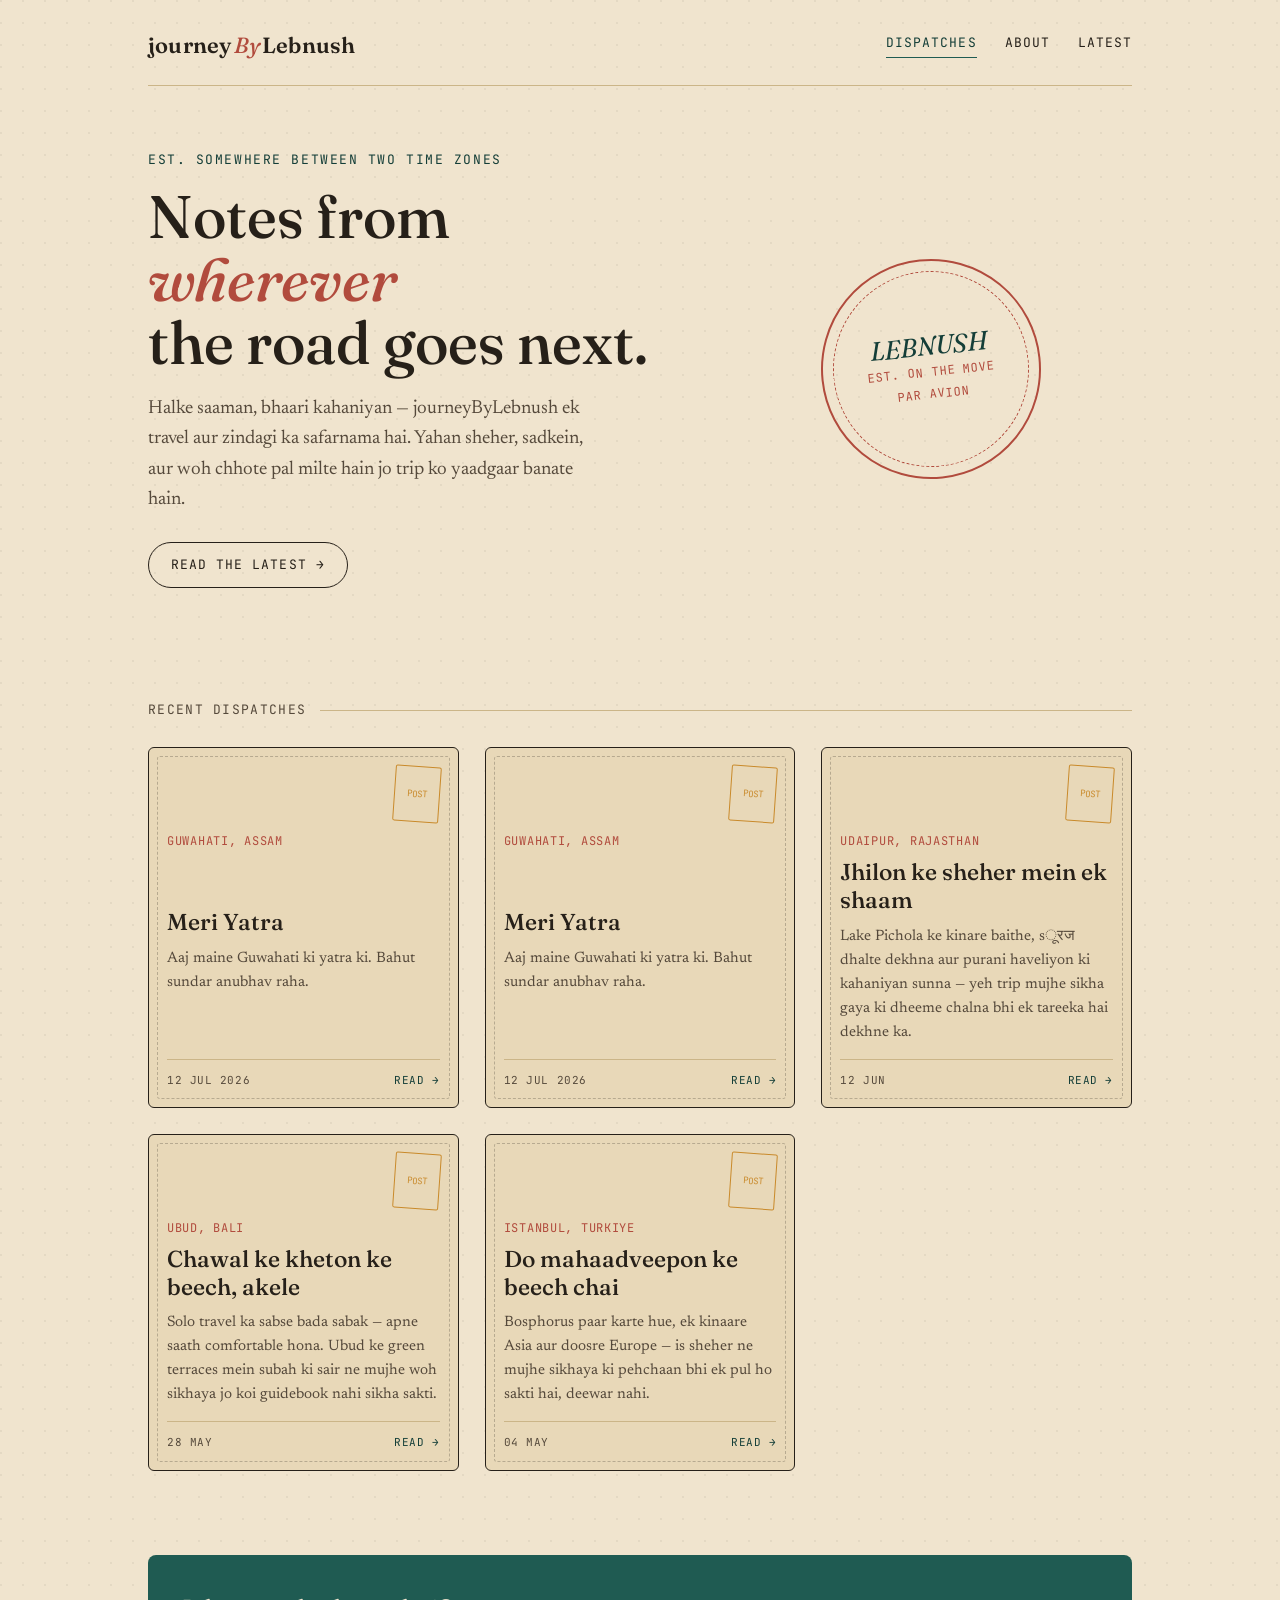
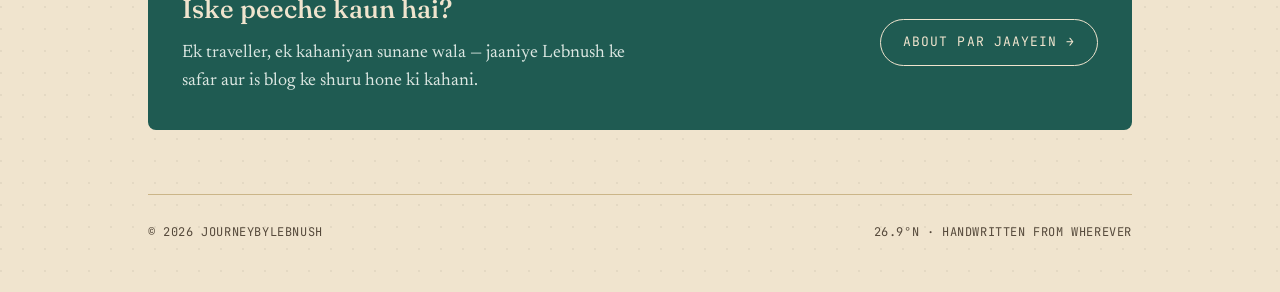
<file: index.html>
<!DOCTYPE html>
<html lang="hi">
<head><! Google tag (gtag.js)
<script async src="https://www.googletagmanager.com/gtag/js?id=G-Z64NLQLR8R"></script>
<script>
  window.dataLayer = window.dataLayer || [];
  function gtag(){dataLayer.push(arguments);}
  gtag('js', new Date());

  gtag('config', 'G-Z64NLQLR8R');
</script>
<script async src="https://www.googletagmanager.com/gtag/js?id=G-5B29WK1HT7"></script>
<script><!-- Google tag (gtag.js) -->
<script async src="https://www.googletagmanager.com/gtag/js?id=G-Z64NLQLR8R"></script>
<script>
  window.dataLayer = window.dataLayer || [];
  function gtag(){dataLayer.push(arguments);}
  gtag('js', new Date());

  gtag('config', 'G-Z64NLQLR8R');
</script>
  
<title>journeyByLebnush — notes from the road</title>
<link rel="stylesheet" href="style.css">
</head>
<body>

<div class="wrap">
  <nav class="site-nav">
    <a href="index.html" class="brand">journey<span class="mark">By</span>Lebnush</a>
    <button class="nav-toggle" aria-label="Menu" onclick="document.querySelector('.nav-links').classList.toggle('open')"><span></span></button>
    <div class="nav-links">
      <a href="index.html" aria-current="page">Dispatches</a>
      <a href="about.html">About</a>
      <a href="#recent">Latest</a>
    </div>
  </nav>

  <section class="hero">
    <div>
      <p class="eyebrow">Est. somewhere between two time zones</p>
      <h1>Notes from <em>wherever</em><br>the road goes next.</h1>
      <p>Halke saaman, bhaari kahaniyan — journeyByLebnush ek travel aur zindagi ka safarnama hai. Yahan sheher, sadkein, aur woh chhote pal milte hain jo trip ko yaadgaar banate hain.</p>
      <a class="btn" href="#recent">Read the latest →</a>
    </div>
    <div class="postmark">
      <div class="postmark-inner">
        <span class="big">Lebnush</span>
        est. on the move<br>par avion
      </div>
    </div>
  </section>

  <div id="recent" class="section-label">Recent dispatches</div>

  <section class="postcards">
    <article class="postcard">
  <div class="stamp">POST</div>
  <p class="loc">Guwahati, Assam</p>
  <h3>Meri Yatra</h3>
  <p>
    Aaj maine Guwahati ki yatra ki. Bahut sundar anubhav raha.
  </p>
  <div class="meta">
    <span>12 Jul 2026</span>
    <a href="#">Read →</a>
  </div>
</article>
    <article class="postcard">
  <div class="stamp">POST</div>
  <p class="loc">Guwahati, Assam</p>
  <h3>Meri Yatra</h3>
  <p>
    Aaj maine Guwahati ki yatra ki. Bahut sundar anubhav raha.
  </p>
  <div class="meta">
    <span>12 Jul 2026</span>
    <a href="#">Read →</a>
  </div>
</article>
    <article class="postcard">
      <div class="stamp">POST</div>
      <p class="loc">Udaipur, Rajasthan</p>
      <h3>Jhilon ke sheher mein ek shaam</h3>
      <p>Lake Pichola ke kinare baithe, sूरज dhalte dekhna aur purani haveliyon ki kahaniyan sunna — yeh trip mujhe sikha gaya ki dheeme chalna bhi ek tareeka hai dekhne ka.</p>
      <div class="meta"><span>12 Jun</span><a href="#">Read →</a></div>
    </article>

    <article class="postcard">
      <div class="stamp">POST</div>
      <p class="loc">Ubud, Bali</p>
      <h3>Chawal ke kheton ke beech, akele</h3>
      <p>Solo travel ka sabse bada sabak — apne saath comfortable hona. Ubud ke green terraces mein subah ki sair ne mujhe woh sikhaya jo koi guidebook nahi sikha sakti.</p>
      <div class="meta"><span>28 May</span><a href="#">Read →</a></div>
    </article>

    <article class="postcard">
      <div class="stamp">POST</div>
      <p class="loc">Istanbul, Turkiye</p>
      <h3>Do mahaadveepon ke beech chai</h3>
      <p>Bosphorus paar karte hue, ek kinaare Asia aur doosre Europe — is sheher ne mujhe sikhaya ki pehchaan bhi ek pul ho sakti hai, deewar nahi.</p>
      <div class="meta"><span>04 May</span><a href="#">Read →</a></div>
    </article>
  </section>

  <section class="about-teaser">
    <div>
      <h2>Iske peeche kaun hai?</h2>
      <p>Ek traveller, ek kahaniyan sunane wala — jaaniye Lebnush ke safar aur is blog ke shuru hone ki kahani.</p>
    </div>
    <a class="btn" href="about.html">About par jaayein →</a>
  </section>

  <footer>
    <span>© 2026 journeyByLebnush</span>
    <span>26.9°N · handwritten from wherever</span>
  </footer>
</div>

</body>
</html>
</file>
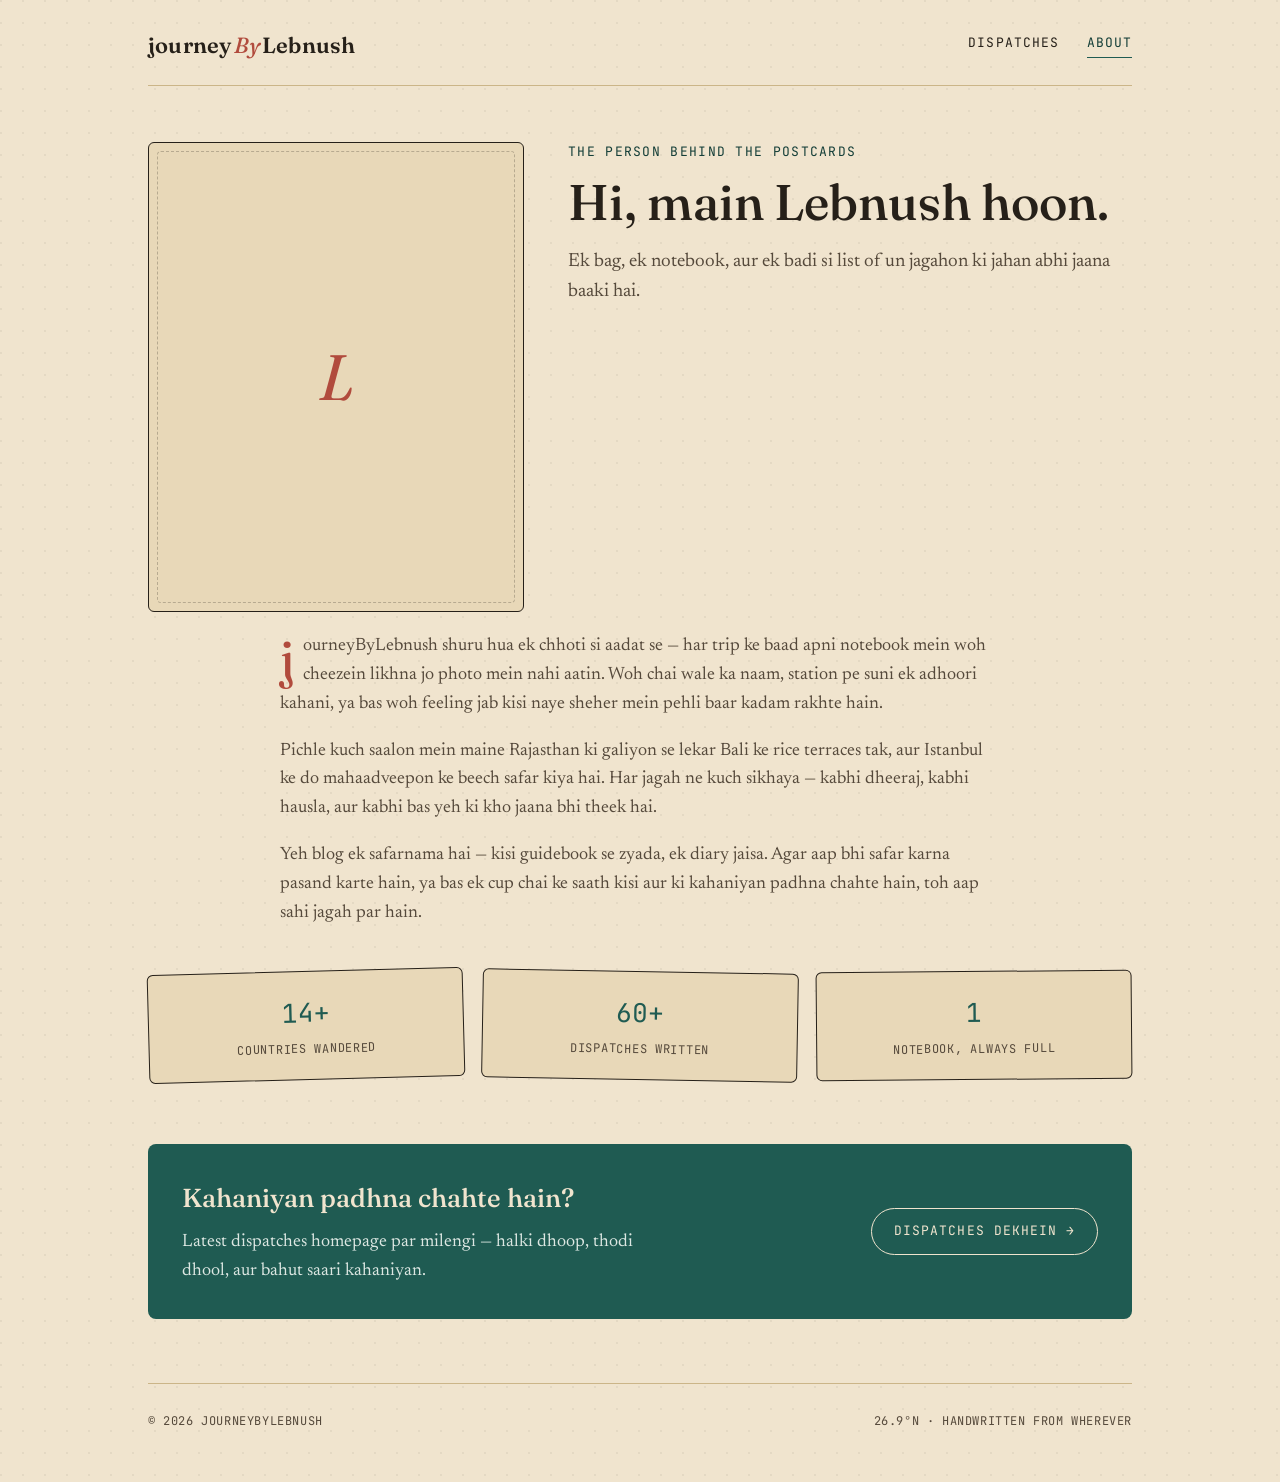
<file: about.html>
<!DOCTYPE html>
<html lang="hi">
<head>
<meta charset="UTF-8">
<meta name="viewport" content="width=device-width, initial-scale=1.0">
<title>About — journeyByLebnush</title>
<link rel="stylesheet" href="style.css">
</head>
<body>

<div class="wrap">
  <nav class="site-nav">
    <a href="index.html" class="brand">journey<span class="mark">By</span>Lebnush</a>
    <button class="nav-toggle" aria-label="Menu" onclick="document.querySelector('.nav-links').classList.toggle('open')"><span></span></button>
    <div class="nav-links">
      <a href="index.html">Dispatches</a>
      <a href="about.html" aria-current="page">About</a>
    </div>
  </nav>

  <section class="about-hero">
    <div class="portrait-frame">
      <span class="initials">L</span>
    </div>
    <div>
      <p class="eyebrow" style="font-family:var(--mono);font-size:13px;letter-spacing:.1em;text-transform:uppercase;color:var(--pine-dark);margin:0 0 12px;">The person behind the postcards</p>
      <h1>Hi, main Lebnush hoon.</h1>
      <p class="lede">Ek bag, ek notebook, aur ek badi si list of un jagahon ki jahan abhi jaana baaki hai.</p>
    </div>
  </section>

  <section class="bio wrap" style="padding:0;max-width:720px;">
    <p>journeyByLebnush shuru hua ek chhoti si aadat se — har trip ke baad apni notebook mein woh cheezein likhna jo photo mein nahi aatin. Woh chai wale ka naam, station pe suni ek adhoori kahani, ya bas woh feeling jab kisi naye sheher mein pehli baar kadam rakhte hain.</p>
    <p>Pichle kuch saalon mein maine Rajasthan ki galiyon se lekar Bali ke rice terraces tak, aur Istanbul ke do mahaadveepon ke beech safar kiya hai. Har jagah ne kuch sikhaya — kabhi dheeraj, kabhi hausla, aur kabhi bas yeh ki kho jaana bhi theek hai.</p>
    <p>Yeh blog ek safarnama hai — kisi guidebook se zyada, ek diary jaisa. Agar aap bhi safar karna pasand karte hain, ya bas ek cup chai ke saath kisi aur ki kahaniyan padhna chahte hain, toh aap sahi jagah par hain.</p>
  </section>

  <section class="stamps wrap" style="padding:0;">
    <div class="stamp-card">
      <div class="num">14+</div>
      <div class="label">Countries wandered</div>
    </div>
    <div class="stamp-card">
      <div class="num">60+</div>
      <div class="label">Dispatches written</div>
    </div>
    <div class="stamp-card">
      <div class="num">1</div>
      <div class="label">Notebook, always full</div>
    </div>
  </section>

  <section class="about-teaser">
    <div>
      <h2>Kahaniyan padhna chahte hain?</h2>
      <p>Latest dispatches homepage par milengi — halki dhoop, thodi dhool, aur bahut saari kahaniyan.</p>
    </div>
    <a class="btn" href="index.html">Dispatches dekhein →</a>
  </section>

  <footer>
    <span>© 2026 journeyByLebnush</span>
    <span>26.9°N · handwritten from wherever</span>
  </footer>
</div>

</body>
</html>
</file>
<file: style.css>
/* journeyByLebnush — warm travel-journal design system */

@import url('https://fonts.googleapis.com/css2?family=Fraunces:ital,opsz,wght@0,9..144,400;0,9..144,500;0,9..144,600;1,9..144,500&family=Newsreader:ital,wght@0,400;0,500;1,400&family=JetBrains+Mono:wght@400;500&display=swap');

:root {
  --paper: #F0E4CE;
  --paper-2: #E8D8B8;
  --ink: #262019;
  --ink-soft: #55493B;
  --pine: #1F5B52;
  --pine-dark: #143E38;
  --gold: #C98A2B;
  --rose: #B14B3D;
  --line: #CBB588;

  --display: "Fraunces", serif;
  --body: "Newsreader", serif;
  --mono: "JetBrains Mono", monospace;
}

* { box-sizing: border-box; }

html { scroll-behavior: smooth; }

body {
  margin: 0;
  background: var(--paper);
  color: var(--ink);
  font-family: var(--body);
  font-size: 18px;
  line-height: 1.6;
  background-image:
    radial-gradient(circle at 1px 1px, rgba(38,32,25,0.06) 1px, transparent 0);
  background-size: 22px 22px;
}

a { color: inherit; text-decoration: none; }

.wrap {
  max-width: 1040px;
  margin: 0 auto;
  padding: 0 28px;
}

/* ---------- Nav ---------- */
.site-nav {
  display: flex;
  align-items: center;
  justify-content: space-between;
  padding: 28px 0 22px;
  border-bottom: 1px solid var(--line);
}

.brand {
  font-family: var(--display);
  font-weight: 600;
  font-size: 22px;
  letter-spacing: 0.01em;
  display: flex;
  align-items: baseline;
  gap: 2px;
}
.brand .mark {
  color: var(--rose);
  font-style: italic;
  font-weight: 500;
}

.nav-links {
  display: flex;
  gap: 28px;
  font-family: var(--mono);
  font-size: 13px;
  text-transform: uppercase;
  letter-spacing: 0.08em;
}
.nav-links a {
  padding-bottom: 3px;
  border-bottom: 1px solid transparent;
  transition: border-color 0.2s ease, color 0.2s ease;
}
.nav-links a:hover,
.nav-links a[aria-current="page"] {
  border-color: var(--pine);
  color: var(--pine-dark);
}

/* mobile nav toggle */
.nav-toggle {
  display: none;
  background: none;
  border: 1px solid var(--ink);
  border-radius: 4px;
  width: 38px;
  height: 34px;
  cursor: pointer;
  position: relative;
}
.nav-toggle span,
.nav-toggle::before,
.nav-toggle::after {
  content: "";
  position: absolute;
  left: 8px;
  right: 8px;
  height: 2px;
  background: var(--ink);
}
.nav-toggle::before { top: 11px; }
.nav-toggle span { top: 16px; }
.nav-toggle::after { top: 21px; }

/* ---------- Hero ---------- */
.hero {
  padding: 64px 0 56px;
  display: grid;
  grid-template-columns: 1.15fr 0.85fr;
  gap: 40px;
  align-items: center;
}

.hero .eyebrow {
  font-family: var(--mono);
  font-size: 13px;
  letter-spacing: 0.12em;
  text-transform: uppercase;
  color: var(--pine-dark);
  margin: 0 0 14px;
}

.hero h1 {
  font-family: var(--display);
  font-weight: 500;
  font-size: clamp(38px, 5vw, 60px);
  line-height: 1.05;
  margin: 0 0 20px;
}
.hero h1 em {
  font-style: italic;
  color: var(--rose);
}

.hero p {
  font-size: 19px;
  color: var(--ink-soft);
  max-width: 46ch;
  margin: 0 0 26px;
}

.btn {
  display: inline-block;
  font-family: var(--mono);
  font-size: 13px;
  text-transform: uppercase;
  letter-spacing: 0.08em;
  padding: 12px 22px;
  border: 1px solid var(--ink);
  border-radius: 999px;
  transition: background 0.2s ease, color 0.2s ease, transform 0.15s ease;
}
.btn:hover {
  background: var(--pine-dark);
  border-color: var(--pine-dark);
  color: var(--paper);
  transform: translateY(-1px);
}

/* postmark signature graphic */
.postmark {
  position: relative;
  width: 220px;
  height: 220px;
  margin: 0 auto;
  border-radius: 50%;
  border: 2px solid var(--rose);
  display: flex;
  align-items: center;
  justify-content: center;
  transform: rotate(-6deg);
}
.postmark::before {
  content: "";
  position: absolute;
  inset: 10px;
  border: 1px dashed var(--rose);
  border-radius: 50%;
}
.postmark-inner {
  font-family: var(--mono);
  text-align: center;
  color: var(--rose);
  font-size: 12px;
  letter-spacing: 0.08em;
  line-height: 1.9;
  text-transform: uppercase;
}
.postmark-inner .big {
  font-family: var(--display);
  font-style: italic;
  font-size: 26px;
  color: var(--pine-dark);
  display: block;
  letter-spacing: 0;
  line-height: 1.1;
}

/* ---------- Section label ---------- */
.section-label {
  display: flex;
  align-items: center;
  gap: 14px;
  margin: 56px 0 26px;
  font-family: var(--mono);
  font-size: 13px;
  text-transform: uppercase;
  letter-spacing: 0.1em;
  color: var(--ink-soft);
}
.section-label::after {
  content: "";
  flex: 1;
  height: 1px;
  background: var(--line);
}

/* ---------- Postcard grid ---------- */
.postcards {
  display: grid;
  grid-template-columns: repeat(3, 1fr);
  gap: 26px;
  padding-bottom: 20px;
}

.postcard {
  background: var(--paper-2);
  border: 1.5px solid var(--ink);
  border-radius: 6px;
  padding: 18px;
  position: relative;
  display: flex;
  flex-direction: column;
  min-height: 300px;
  transition: transform 0.2s ease, box-shadow 0.2s ease;
}
.postcard:hover {
  transform: translateY(-4px) rotate(-0.4deg);
  box-shadow: 6px 8px 0 rgba(38,32,25,0.12);
}

.postcard::after {
  /* airmail dashed edge */
  content: "";
  position: absolute;
  top: 8px; left: 8px; right: 8px; bottom: 8px;
  border: 1px dashed rgba(38,32,25,0.25);
  border-radius: 3px;
  pointer-events: none;
}

.postcard .stamp {
  align-self: flex-end;
  width: 46px;
  height: 56px;
  border: 1.5px solid var(--gold);
  border-radius: 2px;
  display: flex;
  align-items: center;
  justify-content: center;
  font-family: var(--mono);
  font-size: 9px;
  color: var(--gold);
  transform: rotate(4deg);
  margin-bottom: 10px;
}

.postcard .loc {
  font-family: var(--mono);
  font-size: 12px;
  text-transform: uppercase;
  letter-spacing: 0.06em;
  color: var(--rose);
  margin: 0 0 8px;
}

.postcard h3 {
  font-family: var(--display);
  font-weight: 500;
  font-size: 23px;
  line-height: 1.2;
  margin: 0 0 10px;
}

.postcard p {
  font-size: 15px;
  color: var(--ink-soft);
  margin: 0 0 auto;
  flex-grow: 1;
}

.postcard .meta {
  display: flex;
  justify-content: space-between;
  align-items: center;
  margin-top: 14px;
  padding-top: 12px;
  border-top: 1px solid var(--line);
  font-family: var(--mono);
  font-size: 11px;
  color: var(--ink-soft);
  text-transform: uppercase;
  letter-spacing: 0.05em;
}
.postcard .meta a { color: var(--pine-dark); }

/* ---------- About teaser ---------- */
.about-teaser {
  margin: 64px 0;
  padding: 34px;
  background: var(--pine);
  color: var(--paper);
  border-radius: 8px;
  display: grid;
  grid-template-columns: 1fr auto;
  align-items: center;
  gap: 20px;
}
.about-teaser h2 {
  font-family: var(--display);
  font-weight: 500;
  font-size: 26px;
  margin: 0 0 8px;
}
.about-teaser p {
  margin: 0;
  color: #DCE7E2;
  max-width: 48ch;
}
.about-teaser .btn {
  border-color: var(--paper);
  color: var(--paper);
  white-space: nowrap;
}
.about-teaser .btn:hover {
  background: var(--paper);
  color: var(--pine-dark);
}

/* ---------- About page ---------- */
.about-hero {
  padding: 56px 0 20px;
  display: grid;
  grid-template-columns: 0.8fr 1.2fr;
  gap: 44px;
  align-items: start;
}

.portrait-frame {
  aspect-ratio: 4/5;
  border: 1.5px solid var(--ink);
  border-radius: 6px;
  background: var(--paper-2);
  display: flex;
  align-items: center;
  justify-content: center;
  position: relative;
}
.portrait-frame::after {
  content: "";
  position: absolute;
  inset: 8px;
  border: 1px dashed rgba(38,32,25,0.25);
  border-radius: 4px;
}
.portrait-frame .initials {
  font-family: var(--display);
  font-style: italic;
  font-size: 64px;
  color: var(--rose);
}

.about-hero h1 {
  font-family: var(--display);
  font-weight: 500;
  font-size: clamp(34px, 4.5vw, 50px);
  line-height: 1.08;
  margin: 0 0 18px;
}
.about-hero .lede {
  font-size: 19px;
  color: var(--ink-soft);
  margin: 0 0 20px;
}

.bio p { margin: 0 0 18px; color: var(--ink-soft); }
.bio p:first-child::first-letter {
  font-family: var(--display);
  font-size: 52px;
  float: left;
  line-height: 0.8;
  padding: 6px 8px 0 0;
  color: var(--rose);
}

/* passport stamps (facts) */
.stamps {
  display: grid;
  grid-template-columns: repeat(3, 1fr);
  gap: 18px;
  margin: 44px 0;
}
.stamp-card {
  border: 1.5px solid var(--ink);
  border-radius: 6px;
  padding: 20px 16px;
  text-align: center;
  background: var(--paper-2);
  transform: rotate(var(--r, 0deg));
}
.stamp-card:nth-child(1) { --r: -1.5deg; }
.stamp-card:nth-child(2) { --r: 1deg; }
.stamp-card:nth-child(3) { --r: -0.5deg; }
.stamp-card .num {
  font-family: var(--mono);
  font-size: 26px;
  color: var(--pine);
  margin-bottom: 6px;
}
.stamp-card .label {
  font-family: var(--mono);
  font-size: 12px;
  text-transform: uppercase;
  letter-spacing: 0.06em;
  color: var(--ink-soft);
}

/* ---------- Footer ---------- */
footer {
  border-top: 1px solid var(--line);
  margin-top: 60px;
  padding: 28px 0 50px;
  display: flex;
  justify-content: space-between;
  align-items: center;
  font-family: var(--mono);
  font-size: 12px;
  color: var(--ink-soft);
  text-transform: uppercase;
  letter-spacing: 0.05em;
}

/* ---------- Responsive ---------- */
@media (max-width: 760px) {
  .nav-links {
    position: absolute;
    top: 74px;
    left: 0;
    right: 0;
    background: var(--paper);
    border-bottom: 1px solid var(--line);
    flex-direction: column;
    gap: 0;
    padding: 8px 28px 18px;
    display: none;
  }
  .nav-links.open { display: flex; }
  .nav-links a { padding: 10px 0; border-bottom: 1px solid var(--line); width: 100%; }
  .nav-toggle { display: block; }
  .site-nav { position: relative; }

  .hero { grid-template-columns: 1fr; padding: 40px 0; }
  .postmark { order: -1; width: 160px; height: 160px; margin-bottom: 8px; }

  .postcards { grid-template-columns: 1fr; }

  .about-teaser { grid-template-columns: 1fr; text-align: left; }

  .about-hero { grid-template-columns: 1fr; }
  .portrait-frame { max-width: 220px; }

  .stamps { grid-template-columns: 1fr; }

  footer { flex-direction: column; gap: 10px; align-items: flex-start; }
}

@media (prefers-reduced-motion: reduce) {
  * { transition: none !important; scroll-behavior: auto !important; }
}

:focus-visible {
  outline: 2px solid var(--pine-dark);
  outline-offset: 3px;
}
</file>
